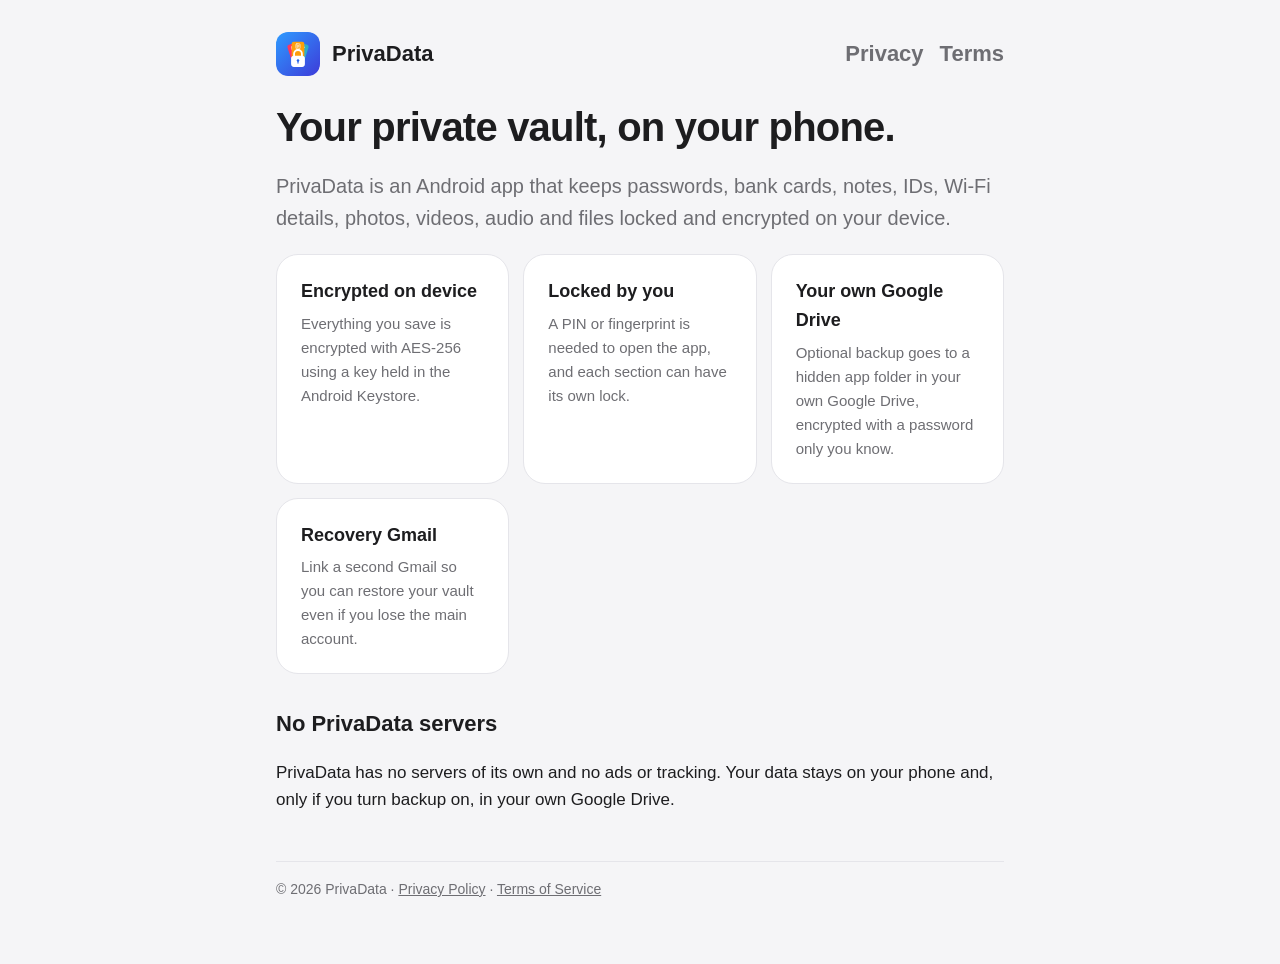
<file: index.html>
<!doctype html>
<html lang="en">
<head>
<meta charset="utf-8">
<meta name="viewport" content="width=device-width,initial-scale=1">
<title>PrivaData – Private vault for Android</title>
<meta name="description" content="PrivaData keeps your passwords, cards, notes, photos and files locked and encrypted on your Android phone.">
<link rel="icon" href="logo.svg">
<link rel="stylesheet" href="style.css">
</head>
<body>
<div class="wrap">
<header><img src="logo.svg" alt=""><a href="./">PrivaData</a>
<nav><a href="privacy.html">Privacy</a><a href="terms.html">Terms</a></nav></header>

<h1>Your private vault, on your phone.</h1>
<p class="lead">PrivaData is an Android app that keeps passwords, bank cards, notes, IDs, Wi-Fi details, photos, videos, audio and files locked and encrypted on your device.</p>

<div class="grid">
<div class="card"><h3>Encrypted on device</h3><p>Everything you save is encrypted with AES-256 using a key held in the Android Keystore.</p></div>
<div class="card"><h3>Locked by you</h3><p>A PIN or fingerprint is needed to open the app, and each section can have its own lock.</p></div>
<div class="card"><h3>Your own Google Drive</h3><p>Optional backup goes to a hidden app folder in your own Google Drive, encrypted with a password only you know.</p></div>
<div class="card"><h3>Recovery Gmail</h3><p>Link a second Gmail so you can restore your vault even if you lose the main account.</p></div>
</div>

<h2>No PrivaData servers</h2>
<p>PrivaData has no servers of its own and no ads or tracking. Your data stays on your phone and, only if you turn backup on, in your own Google Drive.</p>

<footer>© 2026 PrivaData · <a href="privacy.html">Privacy Policy</a> · <a href="terms.html">Terms of Service</a></footer>
</div>
</body>
</html>
</file>
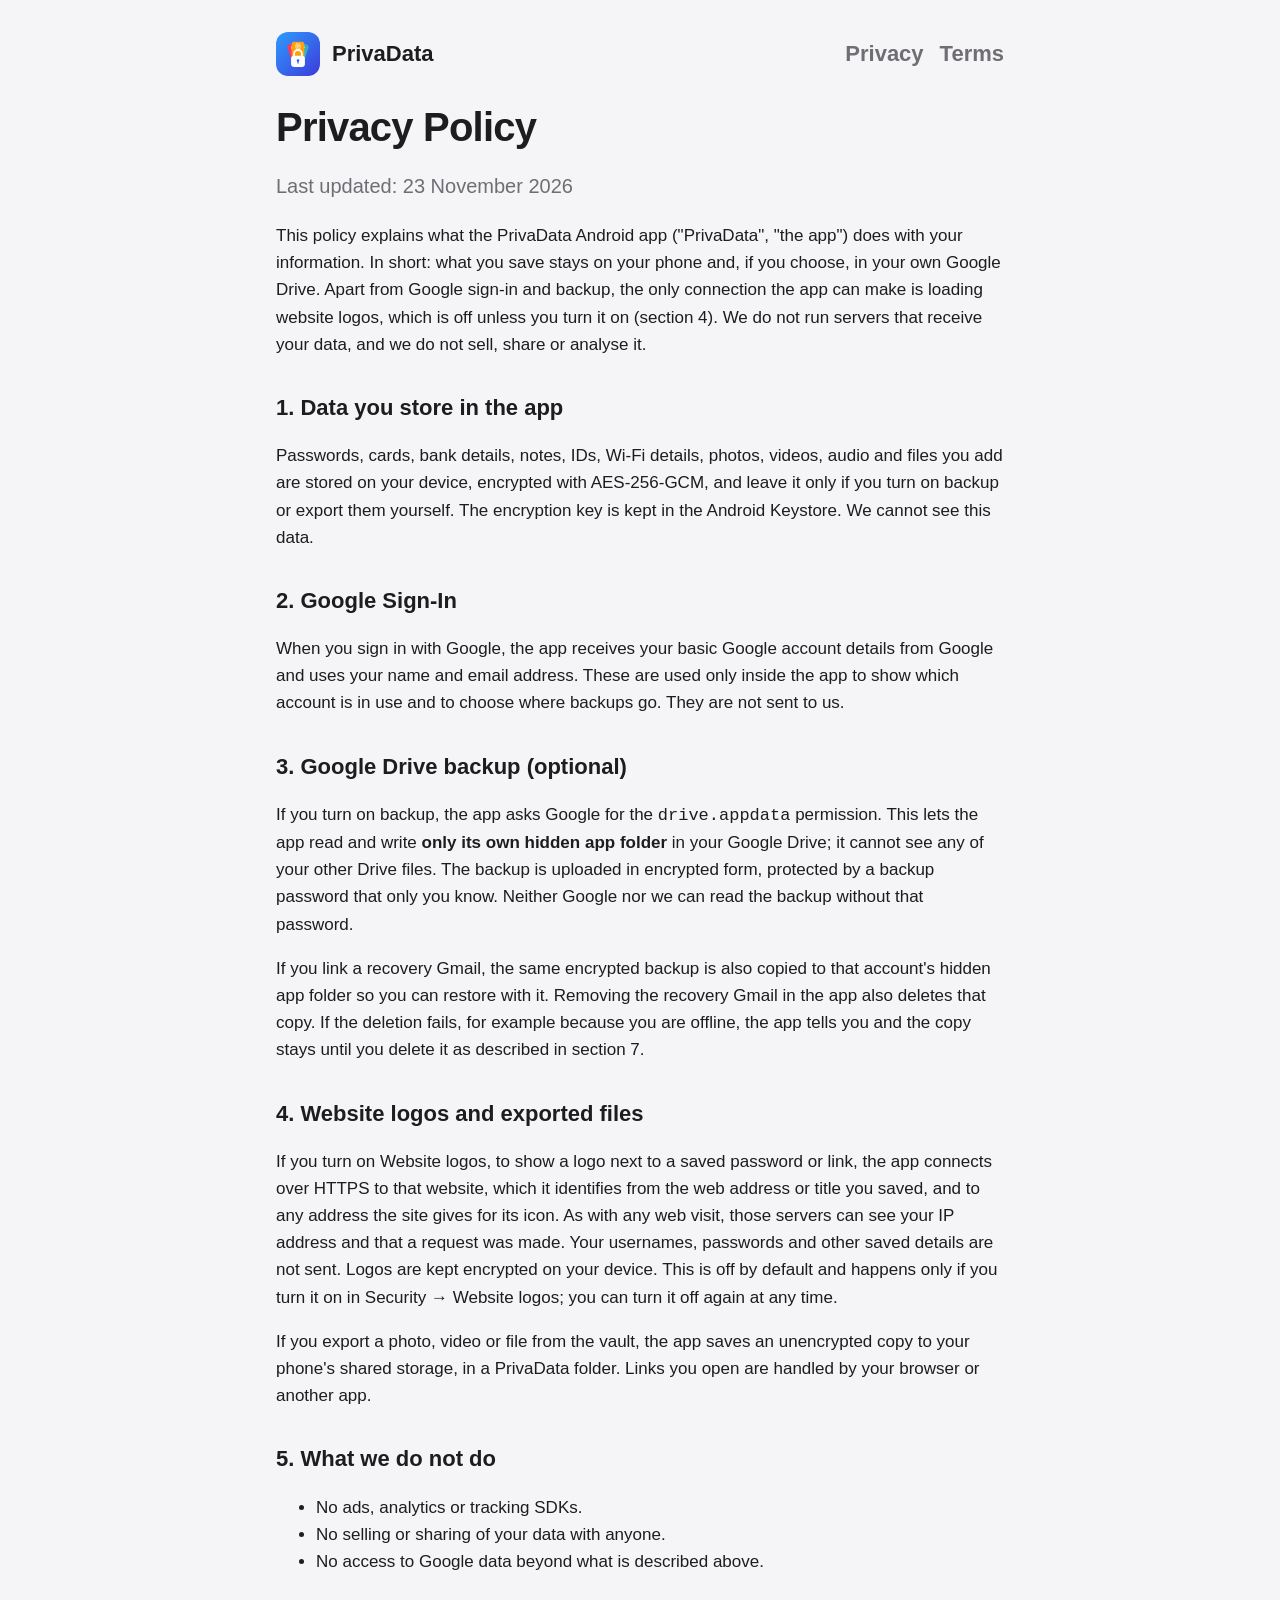
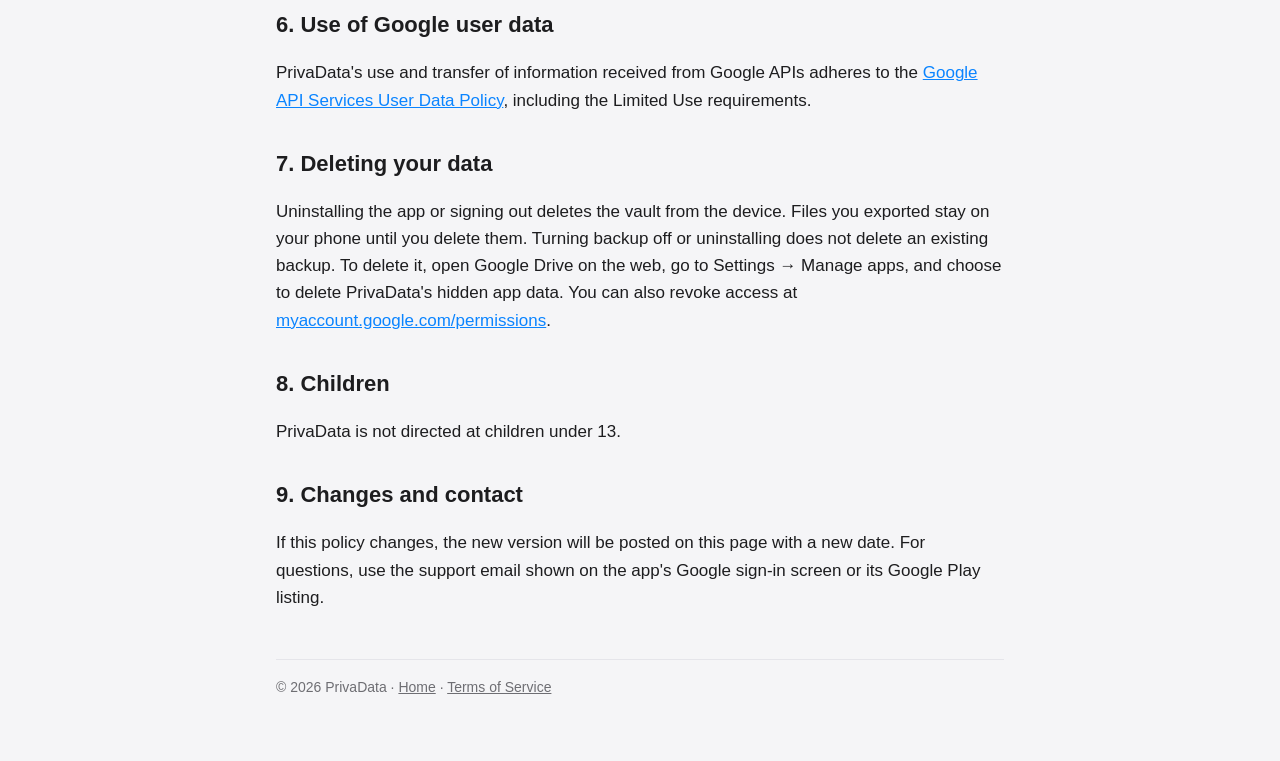
<file: privacy.html>
<!doctype html>
<html lang="en">
<head>
<meta charset="utf-8">
<meta name="viewport" content="width=device-width,initial-scale=1">
<title>Privacy Policy – PrivaData</title>
<link rel="icon" href="logo.svg">
<link rel="stylesheet" href="style.css">
</head>
<body>
<div class="wrap">
<header><img src="logo.svg" alt=""><a href="./">PrivaData</a>
<nav><a href="privacy.html">Privacy</a><a href="terms.html">Terms</a></nav></header>

<h1>Privacy Policy</h1>
<p class="lead">Last updated: 23 November 2026</p>

<p>This policy explains what the PrivaData Android app ("PrivaData", "the app") does with your information. In short: what you save stays on your phone and, if you choose, in your own Google Drive. Apart from Google sign-in and backup, the only connection the app can make is loading website logos, which is off unless you turn it on (section 4). We do not run servers that receive your data, and we do not sell, share or analyse it.</p>

<h2>1. Data you store in the app</h2>
<p>Passwords, cards, bank details, notes, IDs, Wi-Fi details, photos, videos, audio and files you add are stored on your device, encrypted with AES-256-GCM, and leave it only if you turn on backup or export them yourself. The encryption key is kept in the Android Keystore. We cannot see this data.</p>

<h2>2. Google Sign-In</h2>
<p>When you sign in with Google, the app receives your basic Google account details from Google and uses your name and email address. These are used only inside the app to show which account is in use and to choose where backups go. They are not sent to us.</p>

<h2>3. Google Drive backup (optional)</h2>
<p>If you turn on backup, the app asks Google for the <code>drive.appdata</code> permission. This lets the app read and write <b>only its own hidden app folder</b> in your Google Drive; it cannot see any of your other Drive files. The backup is uploaded in encrypted form, protected by a backup password that only you know. Neither Google nor we can read the backup without that password.</p>
<p>If you link a recovery Gmail, the same encrypted backup is also copied to that account's hidden app folder so you can restore with it. Removing the recovery Gmail in the app also deletes that copy. If the deletion fails, for example because you are offline, the app tells you and the copy stays until you delete it as described in section 7.</p>

<h2>4. Website logos and exported files</h2>
<p>If you turn on Website logos, to show a logo next to a saved password or link, the app connects over HTTPS to that website, which it identifies from the web address or title you saved, and to any address the site gives for its icon. As with any web visit, those servers can see your IP address and that a request was made. Your usernames, passwords and other saved details are not sent. Logos are kept encrypted on your device. This is off by default and happens only if you turn it on in Security → Website logos; you can turn it off again at any time.</p>
<p>If you export a photo, video or file from the vault, the app saves an unencrypted copy to your phone's shared storage, in a PrivaData folder. Links you open are handled by your browser or another app.</p>

<h2>5. What we do not do</h2>
<ul>
<li>No ads, analytics or tracking SDKs.</li>
<li>No selling or sharing of your data with anyone.</li>
<li>No access to Google data beyond what is described above.</li>
</ul>

<h2>6. Use of Google user data</h2>
<p>PrivaData's use and transfer of information received from Google APIs adheres to the <a href="https://developers.google.com/terms/api-services-user-data-policy">Google API Services User Data Policy</a>, including the Limited Use requirements.</p>

<h2>7. Deleting your data</h2>
<p>Uninstalling the app or signing out deletes the vault from the device. Files you exported stay on your phone until you delete them. Turning backup off or uninstalling does not delete an existing backup. To delete it, open Google Drive on the web, go to Settings → Manage apps, and choose to delete PrivaData's hidden app data. You can also revoke access at <a href="https://myaccount.google.com/permissions">myaccount.google.com/permissions</a>.</p>

<h2>8. Children</h2>
<p>PrivaData is not directed at children under 13.</p>

<h2>9. Changes and contact</h2>
<p>If this policy changes, the new version will be posted on this page with a new date. For questions, use the support email shown on the app's Google sign-in screen or its Google Play listing.</p>

<footer>© 2026 PrivaData · <a href="./">Home</a> · <a href="terms.html">Terms of Service</a></footer>
</div>
</body>
</html>
</file>
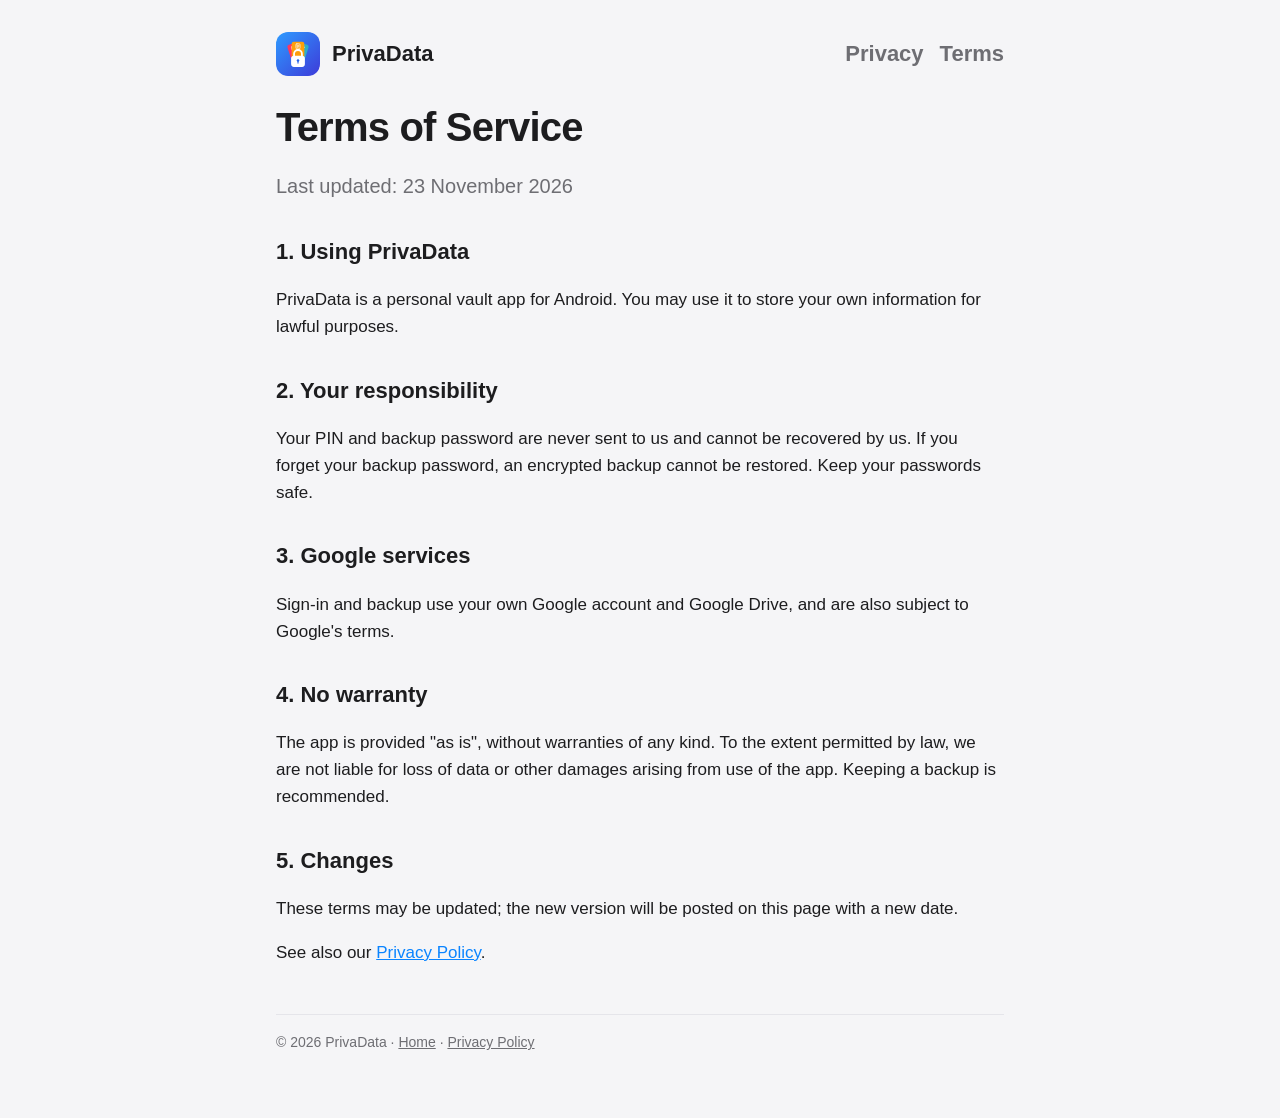
<file: terms.html>
<!doctype html>
<html lang="en">
<head>
<meta charset="utf-8">
<meta name="viewport" content="width=device-width,initial-scale=1">
<title>Terms of Service – PrivaData</title>
<link rel="icon" href="logo.svg">
<link rel="stylesheet" href="style.css">
</head>
<body>
<div class="wrap">
<header><img src="logo.svg" alt=""><a href="./">PrivaData</a>
<nav><a href="privacy.html">Privacy</a><a href="terms.html">Terms</a></nav></header>

<h1>Terms of Service</h1>
<p class="lead">Last updated: 23 November 2026</p>

<h2>1. Using PrivaData</h2>
<p>PrivaData is a personal vault app for Android. You may use it to store your own information for lawful purposes.</p>

<h2>2. Your responsibility</h2>
<p>Your PIN and backup password are never sent to us and cannot be recovered by us. If you forget your backup password, an encrypted backup cannot be restored. Keep your passwords safe.</p>

<h2>3. Google services</h2>
<p>Sign-in and backup use your own Google account and Google Drive, and are also subject to Google's terms.</p>

<h2>4. No warranty</h2>
<p>The app is provided "as is", without warranties of any kind. To the extent permitted by law, we are not liable for loss of data or other damages arising from use of the app. Keeping a backup is recommended.</p>

<h2>5. Changes</h2>
<p>These terms may be updated; the new version will be posted on this page with a new date.</p>

<p>See also our <a href="privacy.html">Privacy Policy</a>.</p>

<footer>© 2026 PrivaData · <a href="./">Home</a> · <a href="privacy.html">Privacy Policy</a></footer>
</div>
</body>
</html>
</file>
<file: style.css>
:root{--bg:#f5f5f7;--card:#fff;--text:#1d1d1f;--text2:#6e6e73;--accent:#0a84ff;--line:#e5e5ea}
@media (prefers-color-scheme:dark){:root{--bg:#000;--card:#1c1c1e;--text:#f5f5f7;--text2:#a1a1a6;--accent:#409cff;--line:#2c2c2e}}
*{box-sizing:border-box}
body{margin:0;background:var(--bg);color:var(--text);font:17px/1.6 -apple-system,BlinkMacSystemFont,"Segoe UI",Roboto,sans-serif}
.wrap{max-width:760px;margin:0 auto;padding:32px 16px 64px}
header{display:flex;align-items:center;gap:12px;margin-bottom:28px}
header img{width:44px;height:44px;border-radius:12px}
header a{color:var(--text);text-decoration:none;font-weight:700;font-size:22px}
nav{margin-left:auto;display:flex;gap:16px;font-size:15px}
nav a{color:var(--text2);text-decoration:none}
nav a:hover{color:var(--accent)}
h1{font-size:40px;line-height:1.15;margin:8px 0 12px;letter-spacing:-.02em}
h2{font-size:22px;margin:32px 0 8px}
p,li{color:var(--text)}
.lead{font-size:20px;color:var(--text2)}
.card{background:var(--card);border-radius:22px;padding:22px 24px;margin:16px 0;border:1px solid var(--line)}
.grid{display:grid;grid-template-columns:repeat(auto-fit,minmax(210px,1fr));gap:14px}
.grid .card{margin:0}
.grid h3{margin:0 0 6px;font-size:18px}
.grid p{margin:0;color:var(--text2);font-size:15px}
footer{margin-top:48px;color:var(--text2);font-size:14px;border-top:1px solid var(--line);padding-top:16px}
footer a{color:var(--text2)}
a{color:var(--accent)}
@media (max-width:520px){h1{font-size:32px}nav{gap:10px;font-size:14px}}
</file>
